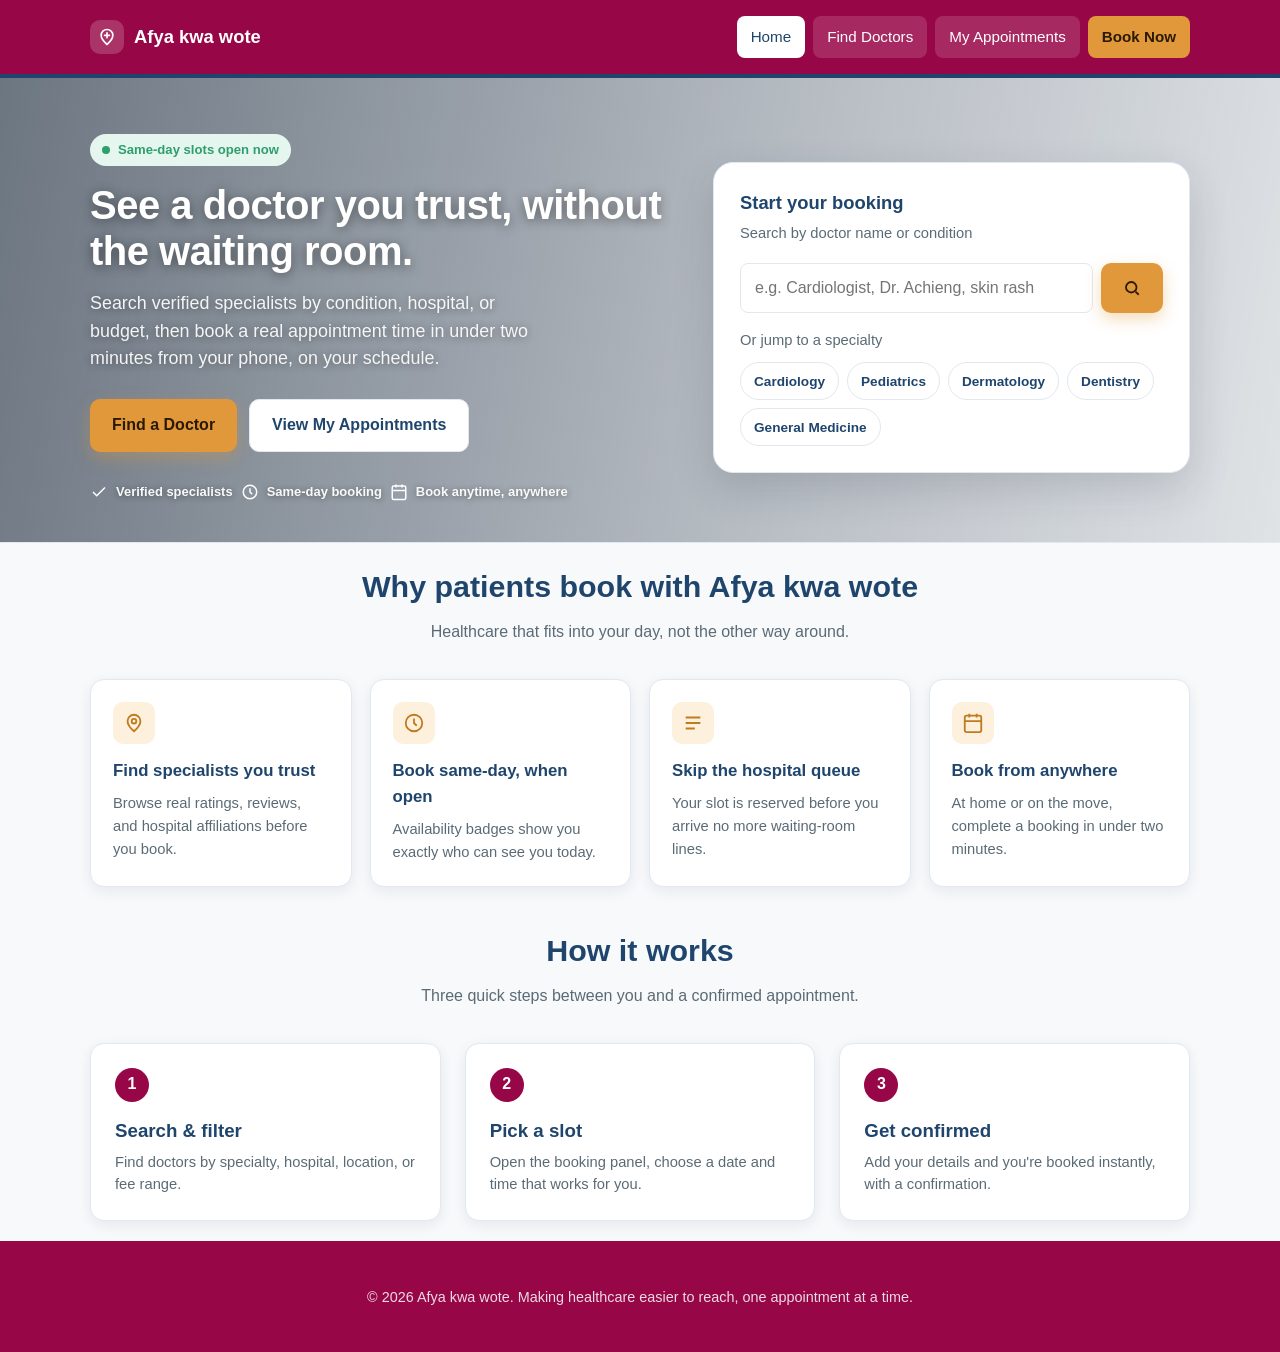
<file: index.html>
<!doctype html>
<html lang="en">
  <head>
    <meta charset="UTF-8" />
    <meta name="viewport" content="width=device-width, initial-scale=1.0" />
    <meta
      name="description"
      content="Find trusted doctors and book same-day appointments online in minutes."
    />
    <meta name="author" content="Afya kwa wote" />
    <link rel="stylesheet" href="style.css" />
    <title>Afya kwa wote .Book a Doctor's Appointment Online</title>
  </head>
  <body>
    <header class="header">
      <div class="header-inner">
        <a class="brand" href="index.html">
          <span class="brand-mark">
            <svg viewBox="0 0 24 24" fill="none" stroke-width="2" stroke-linecap="round" stroke-linejoin="round">
              <path d="M12 21s-7-6.1-7-11a7 7 0 0 1 14 0c0 4.9-7 11-7 11z" />
              <path d="M9 10h6M12 7v6" />
            </svg>
          </span>
          Afya kwa wote
        </a>
        <nav class="nav" aria-label="Primary">
          <a href="index.html" class="active">Home</a>
          <a href="doctors.html">Find Doctors</a>
          <a href="booking.html">My Appointments</a>
          <a href="doctors.html" class="nav-cta">Book Now</a>
        </nav>
      </div>
    </header>

    <main>
        <section class="hero">
      <div class="hero-inner">
        <div>
          <span class="eyebrow"><span class="pulse-dot"></span> Same-day slots open now</span>
          <h1>See a doctor you trust, without the waiting room.</h1>
          <p class="lead">
            Search verified specialists by condition, hospital, or budget, then
            book a real appointment time in under two minutes from your
            phone, on your schedule.
          </p>
          <div class="hero-actions">
            <a href="doctors.html" class="btn btn-primary">Find a Doctor</a>
            <a href="booking.html" class="btn btn-secondary">View My Appointments</a>
          </div>
          <div class="trust-row">
            <span class="trust-item">
              <svg viewBox="0 0 24 24" fill="none" stroke-width="2"><path d="M20 6 9 17l-5-5" /></svg>
              Verified specialists
            </span>
            <span class="trust-item">
              <svg viewBox="0 0 24 24" fill="none" stroke-width="2"><circle cx="12" cy="12" r="9" /><path d="M12 7v5l3 3" /></svg>
              Same-day booking
            </span>
            <span class="trust-item">
              <svg viewBox="0 0 24 24" fill="none" stroke-width="2"><rect x="3" y="4" width="18" height="18" rx="2" /><path d="M8 2v4M16 2v4M3 10h18" /></svg>
              Book anytime, anywhere
            </span>
          </div>
        </div>

        <div class="quick-search">
          <h2>Start your booking</h2>
          <p class="sub">Search by doctor name or condition</p>
          <form id="hero-search-form">
            <div class="search-field">
              <input
                type="search"
                id="hero-search-input"
                placeholder="e.g. Cardiologist, Dr. Achieng, skin rash"
                aria-label="Search doctors by name or specialty"
              />
              <button class="btn btn-primary" type="submit" aria-label="Search">
                <svg width="18" height="18" viewBox="0 0 24 24" fill="none" stroke="currentColor" stroke-width="2.4"><circle cx="11" cy="11" r="7" /><path d="m21 21-4.3-4.3" /></svg>
              </button>
            </div>
          </form>
          <p class="sub" style="margin-bottom:10px;">Or jump to a specialty</p>
          <div class="chip-row">
            <button class="chip js-quick-specialty" data-specialty="Cardiology">Cardiology</button>
            <button class="chip js-quick-specialty" data-specialty="Pediatrics">Pediatrics</button>
            <button class="chip js-quick-specialty" data-specialty="Dermatology">Dermatology</button>
            <button class="chip js-quick-specialty" data-specialty="Dentistry">Dentistry</button>
            <button class="chip js-quick-specialty" data-specialty="General Medicine">General Medicine</button>
          </div>
        </div>
      </div>
    </section>
    <section>
      <div class="section-inner">
        <div class="section-head">
          <h2>Why patients book with Afya kwa wote</h2>
          <p>Healthcare that fits into your day, not the other way around.</p>
        </div>
        <div class="value-grid">
          <div class="value-card">
            <div class="icon">
              <svg viewBox="0 0 24 24" fill="none" stroke-width="2"><path d="M12 21s-7-6.1-7-11a7 7 0 0 1 14 0c0 4.9-7 11-7 11z" /><circle cx="12" cy="10" r="2.5" /></svg>
            </div>
            <h3>Find specialists you trust</h3>
            <p>Browse real ratings, reviews, and hospital affiliations before you book.</p>
          </div>
          <div class="value-card">
            <div class="icon">
              <svg viewBox="0 0 24 24" fill="none" stroke-width="2"><circle cx="12" cy="12" r="9" /><path d="M12 7v5l3 3" /></svg>
            </div>
            <h3>Book same-day, when open</h3>
            <p>Availability badges show you exactly who can see you today.</p>
          </div>
          <div class="value-card">
            <div class="icon">
              <svg viewBox="0 0 24 24" fill="none" stroke-width="2"><path d="M4 12h16M4 6h16M4 18h10" /></svg>
            </div>
            <h3>Skip the hospital queue</h3>
            <p>Your slot is reserved before you arrive no more waiting-room lines.</p>
          </div>
          <div class="value-card">
            <div class="icon">
              <svg viewBox="0 0 24 24" fill="none" stroke-width="2"><rect x="3" y="4" width="18" height="18" rx="2" /><path d="M8 2v4M16 2v4M3 10h18" /></svg>
            </div>
            <h3>Book from anywhere</h3>
            <p>At home or on the move, complete a booking in under two minutes.</p>
          </div>
        </div>
      </div>
    </section>
    <section>
      <div class="section-inner">
        <div class="section-head">
          <h2>How it works</h2>
          <p>Three quick steps between you and a confirmed appointment.</p>
        </div>
        <div class="steps">
          <div class="step">
            <div class="num">1</div>
            <h3>Search &amp; filter</h3>
            <p>Find doctors by specialty, hospital, location, or fee range.</p>
          </div>
          <div class="step">
            <div class="num">2</div>
            <h3>Pick a slot</h3>
            <p>Open the booking panel, choose a date and time that works for you.</p>
          </div>
          <div class="step">
            <div class="num">3</div>
            <h3>Get confirmed</h3>
            <p>Add your details and you're booked instantly, with a confirmation.</p>
          </div>
        </div>
      </div>
    </section>
    </main>

    <footer>
      <p>&copy; 2026 Afya kwa wote. Making healthcare easier to reach, one appointment at a time.</p>
    </footer>

    <script src="script.js"></script>
  </body>
</html>
</file>
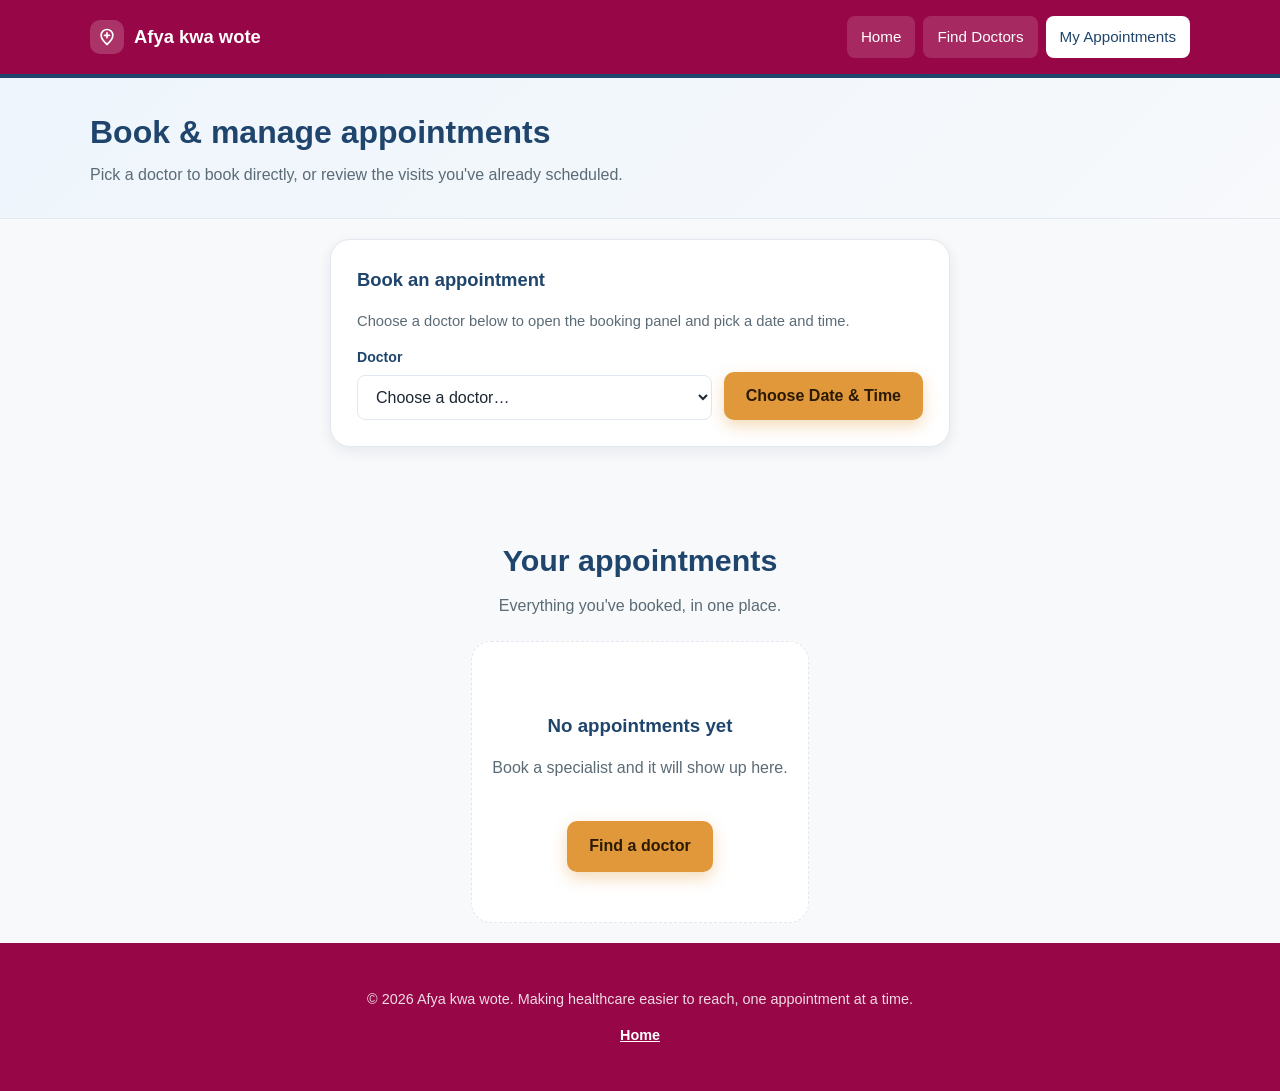
<file: booking.html>
<!doctype html>
<html lang="en">
  <head>
    <meta charset="UTF-8" />
    <meta name="viewport" content="width=device-width, initial-scale=1.0" />
    <meta name="description" content="Book an appointment and manage your upcoming visits." />
    <meta name="author" content="Afya kwa wote" />
    <link rel="stylesheet" href="style.css" />
    <title>My Appointments — Afya kwa wote</title>
  </head>
  <body>
    <header class="header">
      <div class="header-inner">
        <a class="brand" href="index.html">
          <span class="brand-mark">
            <svg viewBox="0 0 24 24" fill="none" stroke-width="2" stroke-linecap="round" stroke-linejoin="round">
              <path d="M12 21s-7-6.1-7-11a7 7 0 0 1 14 0c0 4.9-7 11-7 11z" />
              <path d="M9 10h6M12 7v6" />
            </svg>
          </span>
          Afya kwa wote
        </a>
        <nav class="nav" aria-label="Primary">
          <a href="index.html">Home</a>
          <a href="doctors.html">Find Doctors</a>
          <a href="booking.html" class="active">My Appointments</a>
        </nav>
      </div>
    </header>

    <main>
    <div class="page-head">
      <div class="section-inner">
        <h1>Book &amp; manage appointments</h1>
        <p>Pick a doctor to book directly, or review the visits you've already scheduled.</p>
      </div>
    </div>
    <section>
      <div class="section-inner">
        <div class="booking-select-card">
          <h2 style="margin-top:0;color:var(--primary-dark);font-size:1.15em;">Book an appointment</h2>
          <p style="color:var(--muted);margin-top:0;font-size:0.92em;">
            Choose a doctor below to open the booking panel and pick a date and time.
          </p>
          <div class="field-row">
            <div class="field">
              <label for="booking-doctor-select">Doctor</label>
              <select id="booking-doctor-select"></select>
            </div>
            <button class="btn btn-primary" id="booking-open-btn">Choose Date &amp; Time</button>
          </div>
        </div>
      </div>
    </section>
    <section>
      <div class="section-inner">
        <div class="section-head" style="margin-bottom:22px;">
          <h2>Your appointments</h2>
          <p>Everything you've booked, in one place.</p>
        </div>
        <div class="appt-list" id="appointment-dashboard" aria-live="polite"></div>
      </div>
    </section>
    </main>

    <footer>
      <p>&copy; 2026 Afya kwa wote. Making healthcare easier to reach, one appointment at a time.</p>
      <p><a href="index.html">Home</a></p>
    </footer>

    <script src="script.js"></script>
  </body>
</html>
</file>
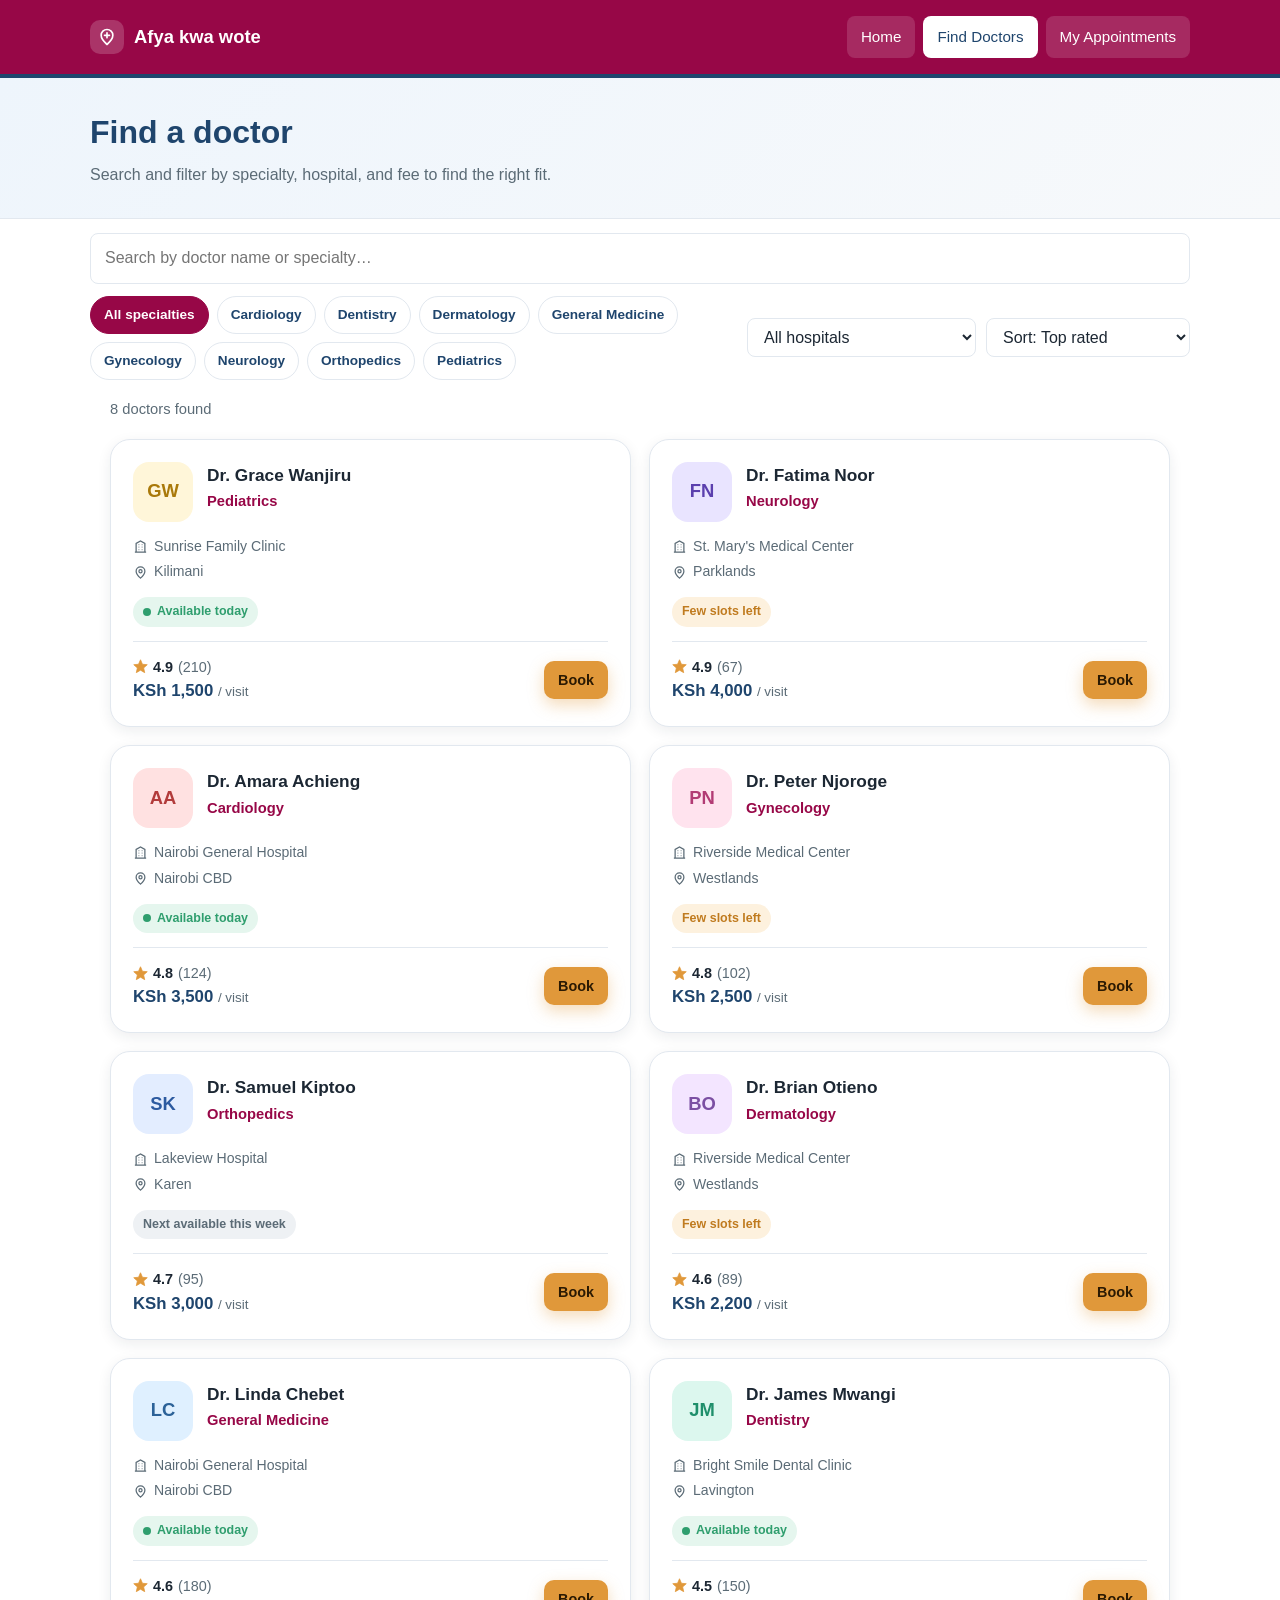
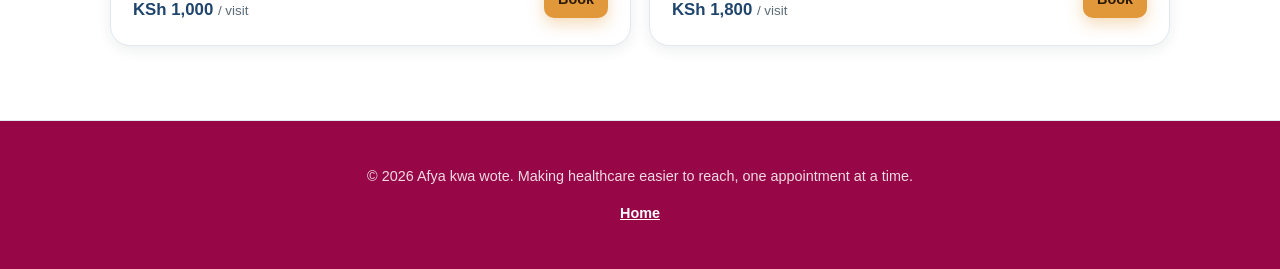
<file: doctors.html>
<!doctype html>
<html lang="en">
  <head>
    <meta charset="UTF-8" />
    <meta name="viewport" content="width=device-width, initial-scale=1.0" />
    <meta name="description" content="Search doctors by specialty, hospital, location, and fee." />
    <meta name="author" content="Afya kwa wote" />
    <link rel="stylesheet" href="style.css" />
    <title>Find a Doctor  Afya kwa wote</title>
  </head>
  <body>
    <header class="header">
      <div class="header-inner">
        <a class="brand" href="index.html">
          <span class="brand-mark">
            <svg viewBox="0 0 24 24" fill="none" stroke-width="2" stroke-linecap="round" stroke-linejoin="round">
              <path d="M12 21s-7-6.1-7-11a7 7 0 0 1 14 0c0 4.9-7 11-7 11z" />
              <path d="M9 10h6M12 7v6" />
            </svg>
          </span>
          Afya kwa wote
        </a>
        <nav class="nav" aria-label="Primary">
          <a href="index.html">Home</a>
          <a href="doctors.html" class="active">Find Doctors</a>
          <a href="booking.html">My Appointments</a>
        </nav>
      </div>
    </header>

    <main>
    <div class="page-head">
      <div class="section-inner">
        <h1>Find a doctor</h1>
        <p>Search and filter by specialty, hospital, and fee to find the right fit.</p>
      </div>
    </div>
    <div class="toolbar">
      <div class="toolbar-inner">
        <div class="toolbar-search">
          <input
            type="search"
            id="doctor-search"
            placeholder="Search by doctor name or specialty…"
            aria-label="Search doctors"
          />
        </div>
        <div class="toolbar-row">
          <div class="filter-chips" id="specialty-chips" aria-label="Filter by specialty"></div>
          <select id="hospital-filter" aria-label="Filter by hospital"></select>
          <select id="sort-filter" aria-label="Sort results">
            <option value="rating">Sort: Top rated</option>
            <option value="fee-low">Sort: Fee (low to high)</option>
            <option value="fee-high">Sort: Fee (high to low)</option>
          </select>
        </div>
    </div>
    <div class="results-bar">
      <span id="results-count">Loading doctors…</span>
    </div>

    <div class="doctor-grid" id="doctor-grid" aria-live="polite"></div>
    </main>

    <footer>
      <p>&copy; 2026 Afya kwa wote. Making healthcare easier to reach, one appointment at a time.</p>
      <p><a href="index.html">Home</a></p>
    </footer>

    <script src="script.js"></script>
  </body>
</html>
</file>
<file: style.css>
:root {
  --primary:  #970747;
  --primary-light: #970747;
  --primary-dark: #1f456d;
  --bg: #f7f9fb;
  --surface: #ffffff;
  --ink: #1c2733;
  --muted: #5b6b76;
  --border: #e2e8ef;

  --accent: #e0983a;
  --accent-dark: #c07b1f;
  --accent-light: #fdf1de;

  --success: #2f9e6e;
  --success-light: #e5f6ee;
  --warn: #c07b1f;
  --warn-light: #fdf1de;
  --danger: #c0463f;
  --danger-light: #fbe9e8;

  --radius-sm: 8px;
  --radius: 14px;
  --radius-lg: 20px;

  --shadow: 0 4px 14px rgba(28, 39, 51, 0.08);
  --shadow-lg: 0 16px 40px rgba(28, 39, 51, 0.16);

  --font: -apple-system, BlinkMacSystemFont, "Segoe UI", Roboto, Helvetica,
    Arial, sans-serif;
  --font-mono: "SFMono-Regular", Consolas, "Liberation Mono", Menlo, monospace;
}

* {
  box-sizing: border-box;
}

html {
  scroll-behavior: smooth;
}

body {
  font-family: var(--font);
  margin: 0;
  line-height: 1.55;
  background-color: var(--bg);
  color: var(--ink);
  -webkit-font-smoothing: antialiased;
}

img {
  max-width: 100%;
}

a {
  color: inherit;
}

button {
  font-family: inherit;
}

:focus-visible {
  outline: 3px solid var(--primary-light);
  outline-offset: 2px;
}

.container {
  max-width: 1100px;
  margin: 0 auto;
  padding: 0 20px;
}
/* ---------- Header / Nav ---------- */

.header {
  position: sticky;
  top: 0;
  z-index: 40;
  background: linear-gradient(135deg, var(--primary-light), var(--primary));
  color: white;
  padding: 16px 20px;
  border-bottom: 4px solid var(--primary-dark);
}

.header-inner {
  max-width: 1100px;
  margin: 0 auto;
  display: flex;
  align-items: center;
  justify-content: space-between;
  gap: 20px;
  flex-wrap: wrap;
}

.brand {
  display: flex;
  align-items: center;
  gap: 10px;
  font-weight: 700;
  font-size: 1.15em;
  text-decoration: none;
  color: white;
}

.brand-mark {
  width: 34px;
  height: 34px;
  border-radius: 10px;
  background: rgba(255, 255, 255, 0.18);
  display: flex;
  align-items: center;
  justify-content: center;
  flex-shrink: 0;
}

.brand-mark svg {
  width: 20px;
  height: 20px;
  stroke: white;
}

.nav {
  display: flex;
  gap: 8px;
  flex-wrap: wrap;
  align-items: center;
}

.nav a {
  color: white;
  text-decoration: none;
  padding: 9px 14px;
  background-color: rgba(255, 255, 255, 0.14);
  border-radius: 8px;
  font-size: 0.95em;
  font-weight: 500;
  transition: background-color 0.15s ease;
}

.nav a:hover {
  background-color: rgba(255, 255, 255, 0.26);
}

.nav a.active {
  background-color: white;
  color: var(--primary-dark);
}

.nav-cta {
  background-color: var(--accent) !important;
  color: #2b1a03 !important;
  font-weight: 700 !important;
}

.nav-cta:hover {
  background-color: var(--accent-dark) !important;
  color: white !important;
}

/* Buttons */

.btn {
  display: inline-flex;
  align-items: center;
  justify-content: center;
  gap: 8px;
  font-size: 1em;
  font-weight: 700;
  padding: 13px 22px;
  border-radius: 10px;
  border: none;
  cursor: pointer;
  text-decoration: none;
  min-height: 48px;
  transition: transform 0.12s ease, background-color 0.15s ease,
    box-shadow 0.15s ease;
}

.btn:active {
  transform: translateY(1px);
}

.btn-primary {
  background-color: var(--accent);
  color: #2b1a03;
  box-shadow: 0 6px 16px rgba(224, 152, 58, 0.35);
}

.btn-primary:hover {
  background-color: var(--accent-dark);
  color: white;
}

.btn-outline {
  background-color: rgba(255, 255, 255, 0.12);
  color: white;
  border: 1.5px solid rgba(255, 255, 255, 0.6);
}

.btn-outline:hover {
  background-color: rgba(255, 255, 255, 0.22);
}

.btn-secondary {
  background-color: var(--surface);
  color: var(--primary-dark);
  border: 1.5px solid var(--border);
}

.btn-secondary:hover {
  border-color: var(--primary-light);
  color: var(--primary);
}

.btn-block {
  width: 100%;
}

.btn-sm {
  padding: 9px 14px;
  min-height: 38px;
  font-size: 0.9em;
}

.btn-danger-outline {
  background: var(--danger-light);
  color: var(--danger);
  border: 1.5px solid transparent;
}

.btn-danger-outline:hover {
  border-color: var(--danger);
}

.btn:disabled {
  opacity: 0.55;
  cursor: not-allowed;
}
/* ---------- Hero ---------- */

.hero {
  background:
    linear-gradient(100deg, rgba(15, 30, 48, 0.6) 0%, rgba(15, 30, 48, 0.3) 55%, rgba(15, 30, 48, 0.1) 100%),
    url("https://media.istockphoto.com/id/1678121723/photo/high-five-doctor-and-family-with-a-girl-and-her-parents-at-the-hospital-for-consulting.jpg?s=2048x2048&w=is&k=20&c=YfyWxcGphaNTJTEF-4vd7lcyNdHTsvDMhBEJ9azHJsM=") center 25% / cover no-repeat;
  padding: 56px 20px 40px;
  border-bottom: 1px solid var(--border);
}

.hero-inner {
  max-width: 1100px;
  margin: 0 auto;
  display: grid;
  grid-template-columns: 1.1fr 0.9fr;
  gap: 40px;
  align-items: center;
}

.eyebrow {
  display: inline-flex;
  align-items: center;
  gap: 8px;
  background: var(--success-light);
  color: var(--success);
  font-weight: 700;
  font-size: 0.82em;
  padding: 6px 12px;
  border-radius: 999px;
  margin-bottom: 16px;
}

.pulse-dot {
  width: 8px;
  height: 8px;
  border-radius: 50%;
  background: var(--success);
  animation: pulse-beat 1.6s ease-in-out infinite;
}

@keyframes pulse-beat {
  0%,
  100% {
    transform: scale(1);
    opacity: 1;
  }
  50% {
    transform: scale(1.5);
    opacity: 0.55;
  }
}

.hero h1 {
  font-size: 2.5em;
  line-height: 1.15;
  margin: 0 0 16px;
  color: #ffffff;
  letter-spacing: -0.5px;
  text-shadow: 0 2px 12px rgba(0, 0, 0, 0.45)
}

.hero p.lead {
  font-size: 1.12em;
  color: rgba(255, 255, 255, 0.92);
  margin: 0 0 26px;
  max-width: 46ch;
  text-shadow: 0 1px 8px rgba(0, 0, 0, 0.4);
}

.hero-actions {
  display: flex;
  gap: 12px;
  flex-wrap: wrap;
  margin-bottom: 30px;
}

.trust-row {
  display: flex;
  align-items: center;
  gap: 8px;
  font-size: 0.9em;
  color: rgba(255, 255, 255, 0.9);
  font-weight: 600;
}

.trust-item {
   display: flex;
  align-items: center;
  gap: 8px;
  font-size: 0.9em;
  color: rgba(255, 255, 255, 0.95);
  font-weight: 600;
  text-shadow: 0 1px 6px rgba(0, 0, 0, 0.4);
}

.trust-item svg {
  width: 18px;
  height: 18px;
  stroke: #ffffff;
  flex-shrink: 0;
}

/* quick search card in hero */

.quick-search {
  background: var(--surface);
  border-radius: var(--radius-lg);
  box-shadow: var(--shadow-lg);
  padding: 26px;
  border: 1px solid var(--border);
}

.quick-search h2 {
  margin: 0 0 4px;
  font-size: 1.15em;
  color: var(--primary-dark);
}

.quick-search .sub {
  margin: 0 0 18px;
  color: var(--muted);
  font-size: 0.92em;
}

.search-field {
  display: flex;
  gap: 8px;
  margin-bottom: 16px;
}

.search-field input {
  flex: 1;
}

.chip-row {
  display: flex;
  flex-wrap: wrap;
  gap: 8px;
}

.chip {
  border: 1.5px solid var(--border);
  background: var(--surface);
  color: var(--primary-dark);
  padding: 8px 13px;
  border-radius: 999px;
  font-size: 0.85em;
  font-weight: 600;
  cursor: pointer;
  transition: all 0.15s ease;
  min-height: 38px;
}

.chip:hover {
  border-color: var(--primary-light);
}

.chip.active {
  background: var(--primary);
  border-color: var(--primary);
  color: white;
}
/* ---------- Inputs ---------- */

input[type="text"],
input[type="search"],
input[type="tel"],
input[type="number"],
select,
textarea {
  font: inherit;
  padding: 12px 14px;
  border-radius: var(--radius-sm);
  border: 1.5px solid var(--border);
  background: var(--surface);
  color: var(--ink);
  width: 100%;
}

input:focus,
select:focus,
textarea:focus {
  border-color: var(--primary-light);
}

label {
  display: block;
  font-weight: 600;
  font-size: 0.88em;
  margin-bottom: 6px;
  color: var(--primary-dark);
}

.field {
  margin-bottom: 14px;
}
/* ---------- Sections ---------- */

section {
  padding: 20px;
}

.section-inner {
  max-width: 1100px;
  margin: 0 auto;
}

.section-head {
  text-align: center;
  max-width: 640px;
  margin: 0 auto 34px;
}

.section-head h2 {
  font-size: 1.9em;
  color: var(--primary-dark);
  margin: 0 0 10px;
}

.section-head p {
  color: var(--muted);
  margin: 0;
}

.value-grid {
  display: grid;
  grid-template-columns: repeat(4, 1fr);
  gap: 18px;
}

.value-card {
  background: var(--surface);
  border: 1px solid var(--border);
  border-radius: var(--radius);
  padding: 22px;
  box-shadow: var(--shadow);
}

.value-card .icon {
  width: 42px;
  height: 42px;
  border-radius: 10px;
  background: var(--accent-light);
  display: flex;
  align-items: center;
  justify-content: center;
  margin-bottom: 14px;
}

.value-card .icon svg {
  width: 22px;
  height: 22px;
  stroke: var(--accent-dark);
}

.value-card h3 {
  margin: 0 0 8px;
  color: var(--primary-dark);
  font-size: 1.05em;
}

.value-card p {
  margin: 0;
  color: var(--muted);
  font-size: 0.92em;
}

.steps {
  display: grid;
  grid-template-columns: repeat(3, 1fr);
  gap: 24px;
  position: relative;
}

.step {
  background: var(--surface);
  border: 1px solid var(--border);
  border-radius: var(--radius);
  padding: 24px;
  box-shadow: var(--shadow);
  position: relative;
}

.step .num {
  width: 34px;
  height: 34px;
  border-radius: 50%;
  background: var(--primary);
  color: white;
  display: flex;
  align-items: center;
  justify-content: center;
  font-weight: 700;
  margin-bottom: 14px;
}

.step h3 {
  margin: 0 0 6px;
  color: var(--primary-dark);
}

.step p {
  margin: 0;
  color: var(--muted);
  font-size: 0.92em;
}

footer {
  background-color: #970747;
  color: rgba(255, 255, 255, 0.85);
  padding: 30px 20px;
  text-align: center;
  font-size: 0.9em;
}

footer a {
  color: white;
  font-weight: 600;
}

/* ---------- Doctors page: toolbar ---------- */

.page-head {
  background: linear-gradient(135deg, #eef5fc, var(--bg));
  padding: 30px 20px;
  border-bottom: 1px solid var(--border);
}

.page-head h1 {
  color: var(--primary-dark);
  margin: 0 0 6px;
}

.page-head p {
  color: var(--muted);
  margin: 0;
}

.toolbar {
  background: var(--surface);
  border-bottom: 1px solid var(--border);
  position: sticky;
  top: 66px;
  z-index: 30;
  padding: 14px 20px;
}

.toolbar-inner {
  max-width: 1100px;
  margin: 0 auto;
}

.toolbar-search {
  margin-bottom: 12px;
}

.toolbar-row {
  display: flex;
  gap: 10px;
  flex-wrap: wrap;
  align-items: center;
}

.toolbar-row select {
  width: auto;
  min-width: 150px;
  padding: 9px 12px;
}

.filter-chips {
  display: flex;
  gap: 8px;
  flex-wrap: wrap;
  flex: 1;
}

.results-bar {
  max-width: 1100px;
  margin: 18px auto 0;
  padding: 0 20px;
  color: var(--muted);
  font-size: 0.92em;
  display: flex;
  justify-content: space-between;
  align-items: center;
  flex-wrap: wrap;
  gap: 10px;
}
/* ---------- Doctor cards ---------- */

.doctor-grid {
  max-width: 1100px;
  margin: 18px auto 60px;
  padding: 0 20px;
  display: grid;
  grid-template-columns: repeat(2, 1fr);
  gap: 18px;
}

.doctor-card {
  background: var(--surface);
  border: 1px solid var(--border);
  border-radius: var(--radius-lg);
  box-shadow: var(--shadow);
  padding: 22px;
  display: flex;
  flex-direction: column;
  gap: 14px;
}

.doctor-top {
  display: flex;
  gap: 14px;
}

.avatar {
  width: 60px;
  height: 60px;
  border-radius: 16px;
  display: flex;
  align-items: center;
  justify-content: center;
  font-weight: 700;
  font-size: 1.15em;
  flex-shrink: 0;
}

.doctor-id {
  flex: 1;
  min-width: 0;
}

.doctor-id h3 {
  margin: 0 0 2px;
  font-size: 1.08em;
  color: var(--ink);
}

.doctor-id .specialty {
  color: var(--primary);
  font-weight: 600;
  font-size: 0.92em;
}

.doctor-meta {
  display: flex;
  flex-direction: column;
  gap: 4px;
  color: var(--muted);
  font-size: 0.88em;
}

.doctor-meta .row {
  display: flex;
  align-items: center;
  gap: 6px;
}

.doctor-meta svg {
  width: 15px;
  height: 15px;
  stroke: var(--muted);
  flex-shrink: 0;
}

.badge {
  display: inline-flex;
  align-items: center;
  gap: 6px;
  font-size: 0.78em;
  font-weight: 700;
  padding: 5px 10px;
  border-radius: 999px;
  width: fit-content;
}

.badge-today {
  background: var(--success-light);
  color: var(--success);
}

.badge-few {
  background: var(--warn-light);
  color: var(--warn);
}

.badge-week {
  background: #eef1f4;
  color: var(--muted);
}

.doctor-footer {
  display: flex;
  align-items: center;
  justify-content: space-between;
  gap: 10px;
  border-top: 1px solid var(--border);
  padding-top: 14px;
  margin-top: auto;
}

.fee {
  font-weight: 700;
  color: var(--primary-dark);
  font-size: 1.05em;
}

.fee span {
  font-weight: 400;
  color: var(--muted);
  font-size: 0.8em;
}

.rating {
  display: flex;
  align-items: center;
  gap: 5px;
  font-size: 0.9em;
  color: var(--ink);
  font-weight: 600;
}

.rating svg {
  width: 15px;
  height: 15px;
  fill: var(--accent);
  stroke: var(--accent);
}

.rating .count {
  color: var(--muted);
  font-weight: 400;
}

.empty-state {
  grid-column: 1 / -1;
  text-align: center;
  padding: 60px 20px;
  color: var(--muted);
}

.empty-state h3 {
  color: var(--primary-dark);
  margin-bottom: 6px;
}

/* ---------- Booking page ---------- */

.booking-select-card {
  background: var(--surface);
  border: 1px solid var(--border);
  border-radius: var(--radius-lg);
  box-shadow: var(--shadow);
  padding: 26px;
  max-width: 620px;
  margin: 0 auto 50px;
}

.booking-select-card .field-row {
  display: flex;
  gap: 12px;
  align-items: flex-end;
  flex-wrap: wrap;
}

.booking-select-card .field {
  flex: 1;
  min-width: 200px;
  margin-bottom: 0;
}

.appt-list {
  max-width: 780px;
  margin: 0 auto;
  display: flex;
  flex-direction: column;
  gap: 14px;
}

.appt-card {
  background: var(--surface);
  border: 1px solid var(--border);
  border-radius: var(--radius);
  box-shadow: var(--shadow);
  padding: 18px 20px;
  display: flex;
  align-items: center;
  gap: 16px;
  flex-wrap: wrap;
}

.appt-card .avatar {
  width: 48px;
  height: 48px;
  border-radius: 12px;
  font-size: 0.95em;
}

.appt-info {
  flex: 1;
  min-width: 200px;
}

.appt-info h3 {
  margin: 0 0 3px;
  font-size: 1.02em;
}

.appt-info p {
  margin: 0;
  color: var(--muted);
  font-size: 0.87em;
}

.appt-datetime {
  text-align: center;
  background: var(--accent-light);
  border-radius: 10px;
  padding: 8px 14px;
  min-width: 90px;
}

.appt-datetime .d {
  font-weight: 700;
  color: var(--accent-dark);
  font-size: 1.05em;
  font-family: var(--font-mono);
}

.appt-datetime .t {
  font-size: 0.82em;
  color: var(--accent-dark);
  font-family: var(--font-mono);
}

.appt-status {
  font-size: 0.78em;
  font-weight: 700;
  padding: 5px 10px;
  border-radius: 999px;
  background: var(--success-light);
  color: var(--success);
  flex-shrink: 0;
}

.empty-dashboard {
  text-align: center;
  padding: 50px 20px;
  color: var(--muted);
  background: var(--surface);
  border: 1px dashed var(--border);
  border-radius: var(--radius-lg);
  max-width: 780px;
  margin: 0 auto;
}

.empty-dashboard h3 {
  color: var(--primary-dark);
  margin-bottom: 6px;
}

.sr-only {
  position: absolute;
  width: 1px;
  height: 1px;
  overflow: hidden;
  clip: rect(0, 0, 0, 0);
  white-space: nowrap;
}
/* Booking panel  */

.panel-backdrop {
  position: fixed;
  inset: 0;
  background: rgba(17, 27, 36, 0.45);
  z-index: 90;
  display: none;
}

.panel-backdrop.open {
  display: block;
}

.booking-panel {
  position: fixed;
  top: 0;
  right: 0;
  height: 100%;
  width: 440px;
  max-width: 92vw;
  background: var(--surface);
  z-index: 91;
  border-left: 1px solid var(--border);
  display: none;
  flex-direction: column;
  overflow: hidden;
}

.booking-panel.open {
  display: flex;
}

.panel-header {
  background: linear-gradient(135deg, var(--primary-light), var(--primary));
  color: white;
  padding: 20px 22px;
  flex-shrink: 0;
}

.panel-header-top {
  display: flex;
  justify-content: space-between;
  align-items: flex-start;
  gap: 10px;
}

.panel-close {
  background: rgba(255, 255, 255, 0.16);
  border: none;
  color: white;
  width: 34px;
  height: 34px;
  border-radius: 8px;
  cursor: pointer;
  flex-shrink: 0;
  font-size: 1.1em;
  line-height: 1;
}

.panel-close:hover {
  background: rgba(255, 255, 255, 0.28);
}

.panel-doctor {
  display: flex;
  gap: 12px;
  align-items: center;
  margin-top: 14px;
}

.panel-doctor .avatar {
  width: 46px;
  height: 46px;
  border-radius: 12px;
  font-size: 1em;
}

.panel-doctor h3 {
  margin: 0;
  font-size: 1.02em;
}

.panel-doctor p {
  margin: 2px 0 0;
  font-size: 0.85em;
  opacity: 0.9;
}

.panel-body {
  flex: 1;
  overflow-y: auto;
  padding: 20px 22px 10px;
}

.panel-section-title {
  font-weight: 700;
  color: var(--primary-dark);
  font-size: 0.92em;
  margin: 0 0 10px;
  display: flex;
  align-items: center;
  gap: 8px;
}

.date-tabs {
  display: flex;
  gap: 8px;
  overflow-x: auto;
  padding-bottom: 6px;
  margin-bottom: 20px;
}

.date-tab {
  flex-shrink: 0;
  border: 1.5px solid var(--border);
  background: var(--surface);
  border-radius: 12px;
  padding: 10px 14px;
  text-align: center;
  cursor: pointer;
  min-width: 62px;
}

.date-tab .dow {
  display: block;
  font-size: 0.72em;
  color: var(--muted);
  font-weight: 600;
  text-transform: uppercase;
}

.date-tab .dom {
  display: block;
  font-size: 1.15em;
  font-weight: 700;
  color: var(--ink);
}

.date-tab.active {
  background: var(--primary);
  border-color: var(--primary);
}

.date-tab.active .dow,
.date-tab.active .dom {
  color: white;
}

.slot-grid {
  display: grid;
  grid-template-columns: repeat(3, 1fr);
  gap: 8px;
  margin-bottom: 22px;
}

.slot-btn {
  border: 1.5px solid var(--border);
  background: var(--surface);
  border-radius: 9px;
  padding: 10px 6px;
  font-family: var(--font-mono);
  font-size: 0.88em;
  font-weight: 600;
  color: var(--ink);
  cursor: pointer;
  min-height: 44px;
}

.slot-btn:hover {
  border-color: var(--primary-light);
}

.slot-btn.active {
  background: var(--primary);
  border-color: var(--primary);
  color: white;
}

.slot-empty {
  grid-column: 1 / -1;
  text-align: center;
  color: var(--muted);
  font-size: 0.88em;
  padding: 14px 0;
}

.panel-footer {
  border-top: 1px solid var(--border);
  padding: 16px 22px;
  flex-shrink: 0;
  background: var(--surface);
}

.panel-fee-row {
  display: flex;
  justify-content: space-between;
  align-items: center;
  margin-bottom: 12px;
  font-size: 0.92em;
  color: var(--muted);
}

.panel-fee-row strong {
  color: var(--primary-dark);
  font-size: 1.15em;
}

/* ---------- Confirmation toast ---------- */

.toast {
  position: fixed;
  left: 50%;
  bottom: 26px;
  transform: translate(-50%, 120%);
  background: var(--surface);
  border: 1px solid var(--border);
  border-left: 5px solid var(--success);
  border-radius: var(--radius);
  box-shadow: var(--shadow-lg);
  padding: 16px 20px;
  max-width: 400px;
  width: calc(100% - 40px);
  z-index: 120;
  transition: transform 0.3s cubic-bezier(0.22, 1, 0.36, 1);
  display: flex;
  gap: 12px;
  align-items: flex-start;
}

.toast.show {
  transform: translate(-50%, 0);
}

.toast .icon {
  width: 30px;
  height: 30px;
  border-radius: 50%;
  background: var(--success-light);
  color: var(--success);
  display: flex;
  align-items: center;
  justify-content: center;
  flex-shrink: 0;
}

.toast h4 {
  margin: 0 0 3px;
  color: var(--primary-dark);
}

.toast p {
  margin: 0;
  color: var(--muted);
  font-size: 0.9em;
}
/* ---------- Responsive ----------
/* Tablet and below */
@media (max-width: 900px) {
  .hero-inner {
    grid-template-columns: 1fr;
  }

  .value-grid {
    grid-template-columns: repeat(2, 1fr);
  }

  .steps {
    grid-template-columns: 1fr;
  }

  .doctor-grid {
    grid-template-columns: 1fr;
  }

  .toolbar {
    top: 60px;
  }
}

/* Mobile phones */
@media (max-width: 600px) {
  .value-grid {
    grid-template-columns: 1fr;
  }

  .hero h1 {
    font-size: 1.9em;
  }

  .booking-panel {
    top: auto;
    bottom: 0;
    left: 0;
    right: 0;
    width: 100%;
    max-width: 100%;
    height: 88vh;
    border-radius: 12px 12px 0 0;
  }

  .slot-grid {
    grid-template-columns: repeat(3, 1fr);
  }

  .booking-select-card .field {
    min-width: 100%;
  }
}

@media (prefers-reduced-motion: reduce) {
  * {
    animation-duration: 0.01ms !important;
    animation-iteration-count: 1 !important;
    transition-duration: 0.01ms !important;
    scroll-behavior: auto !important;
  }
}
</file>
